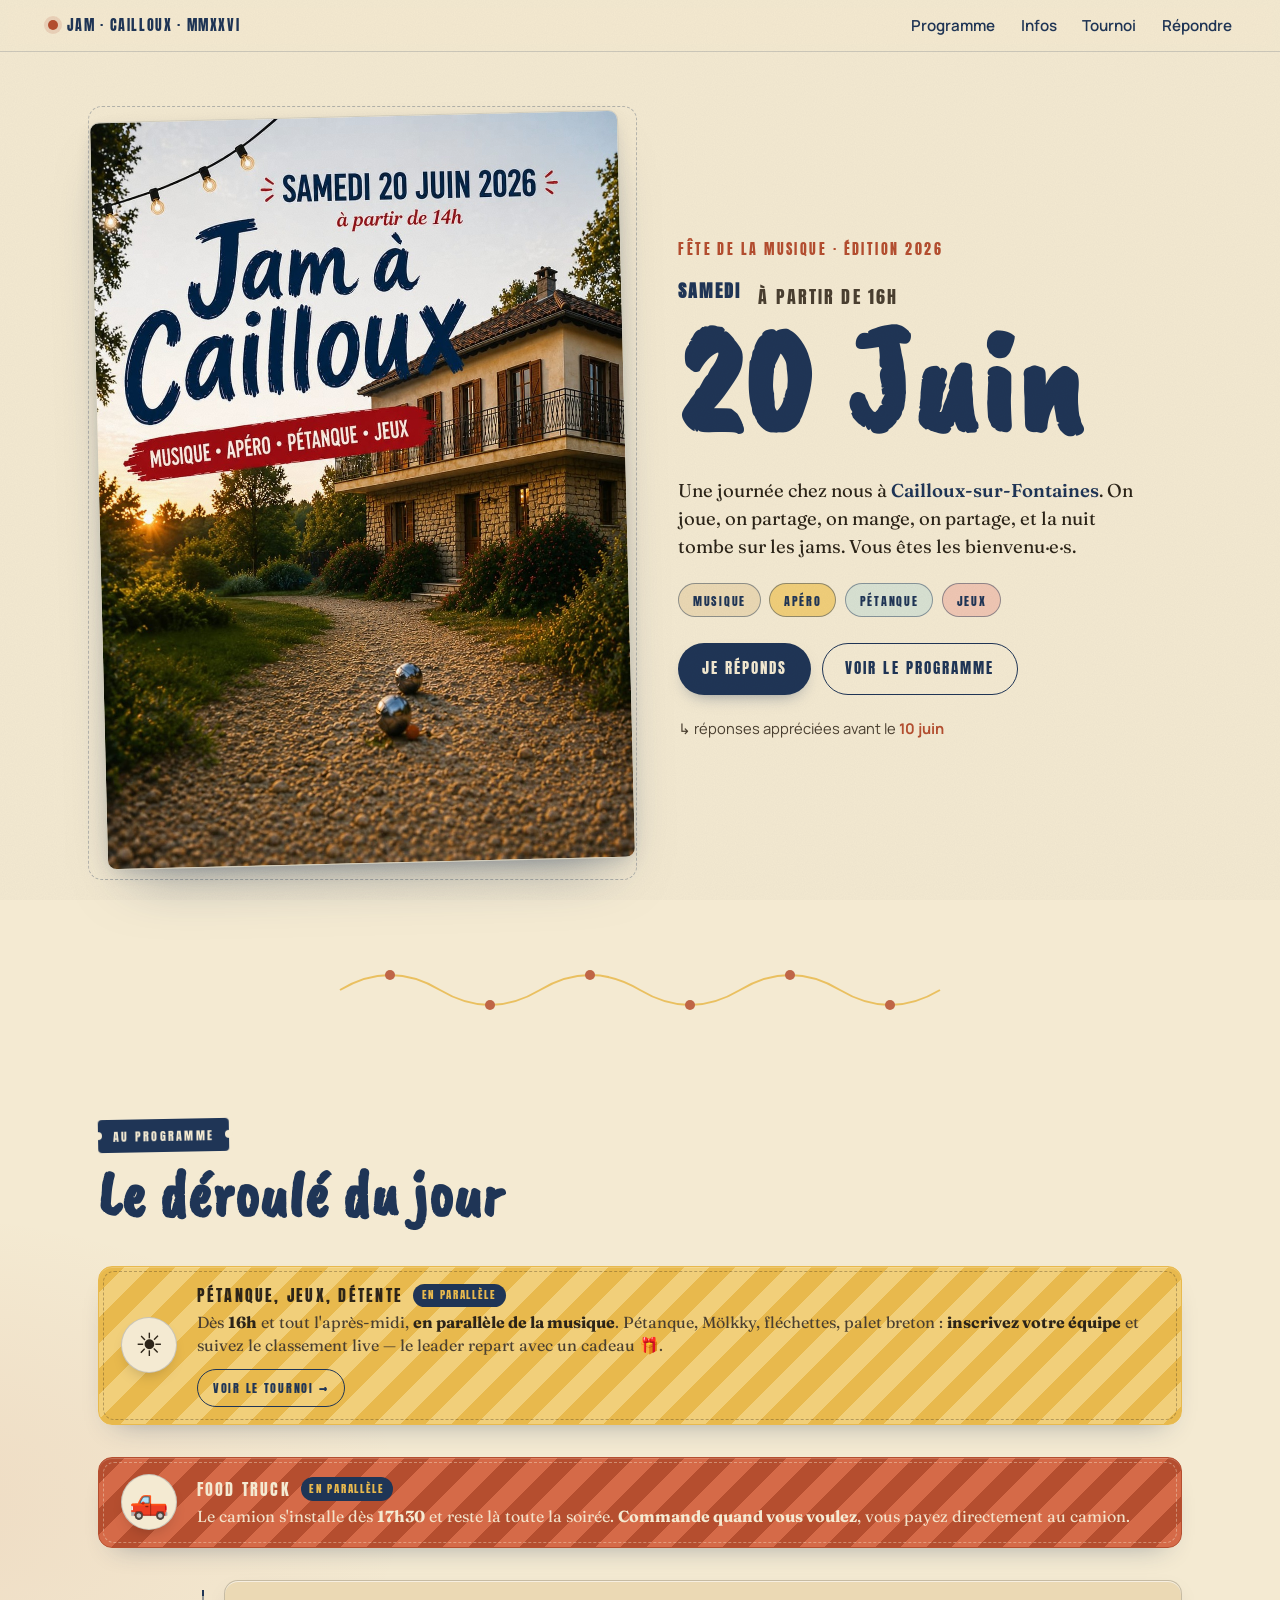
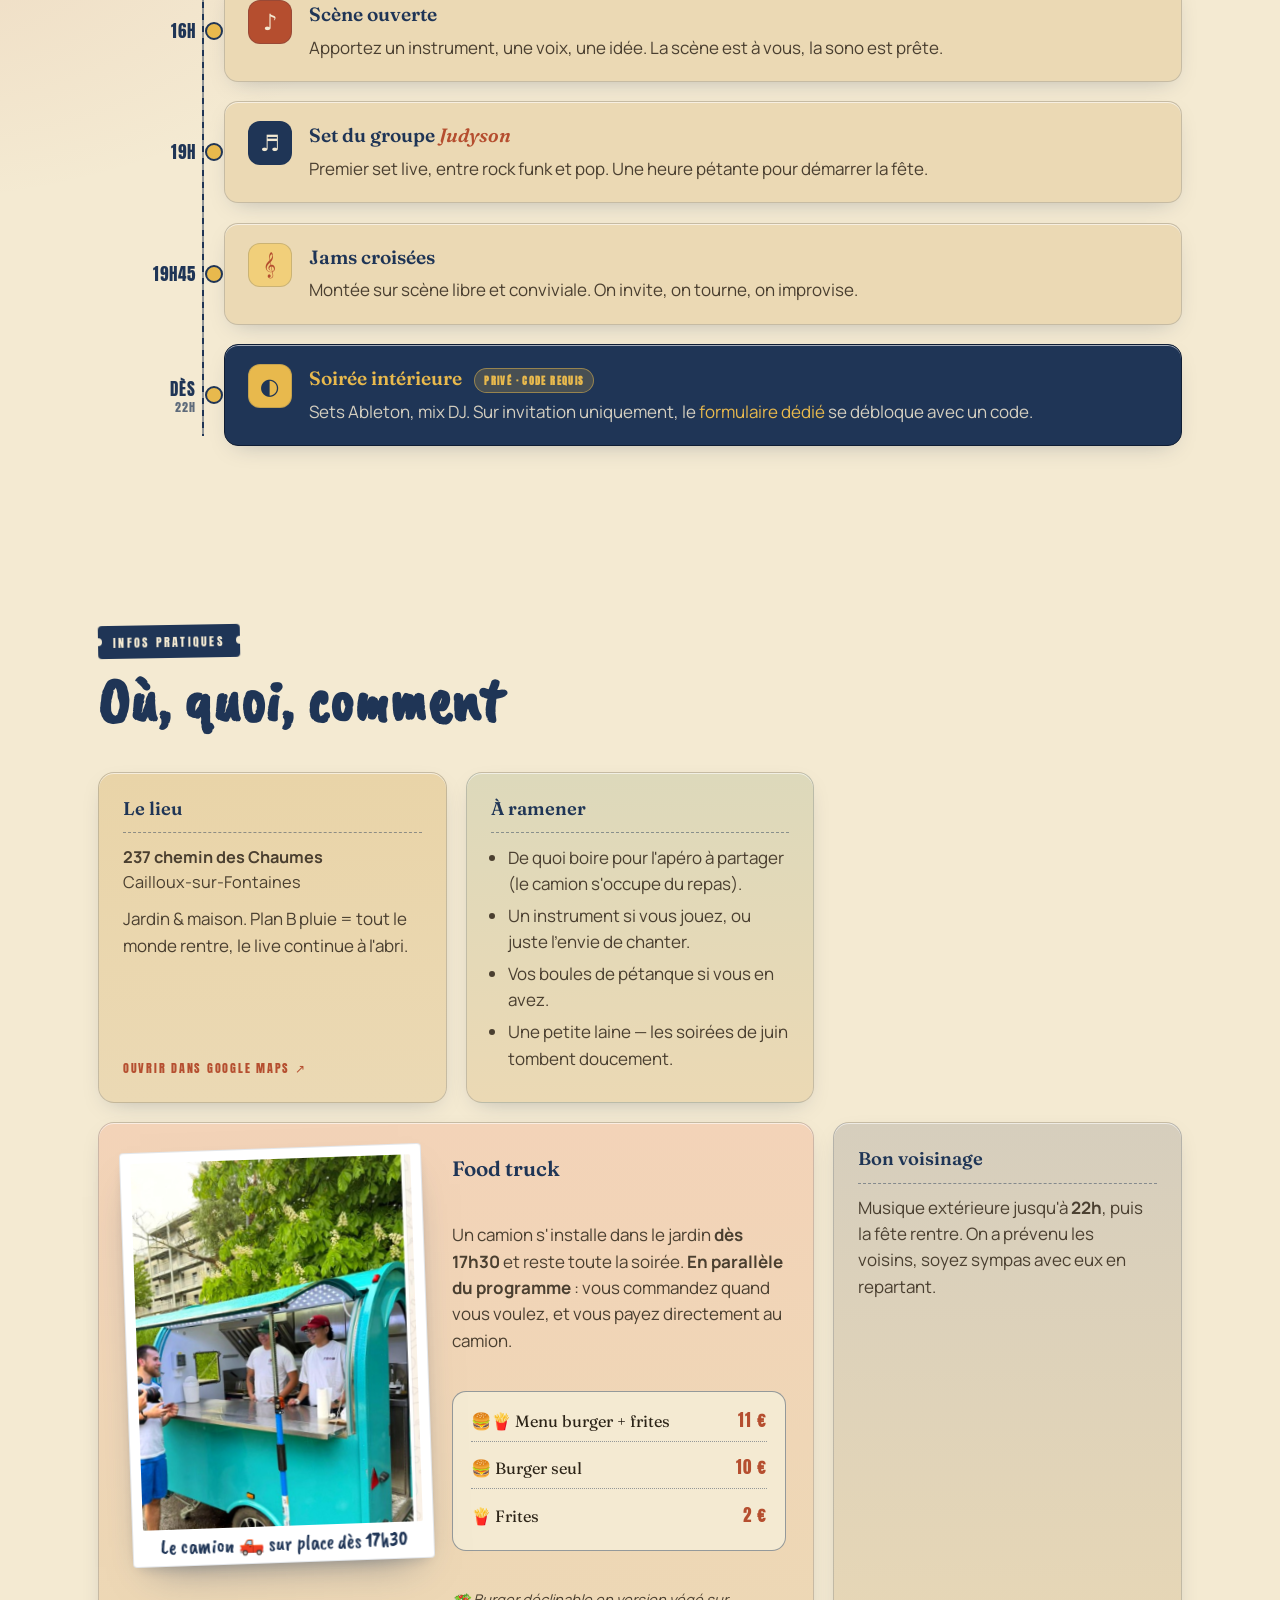
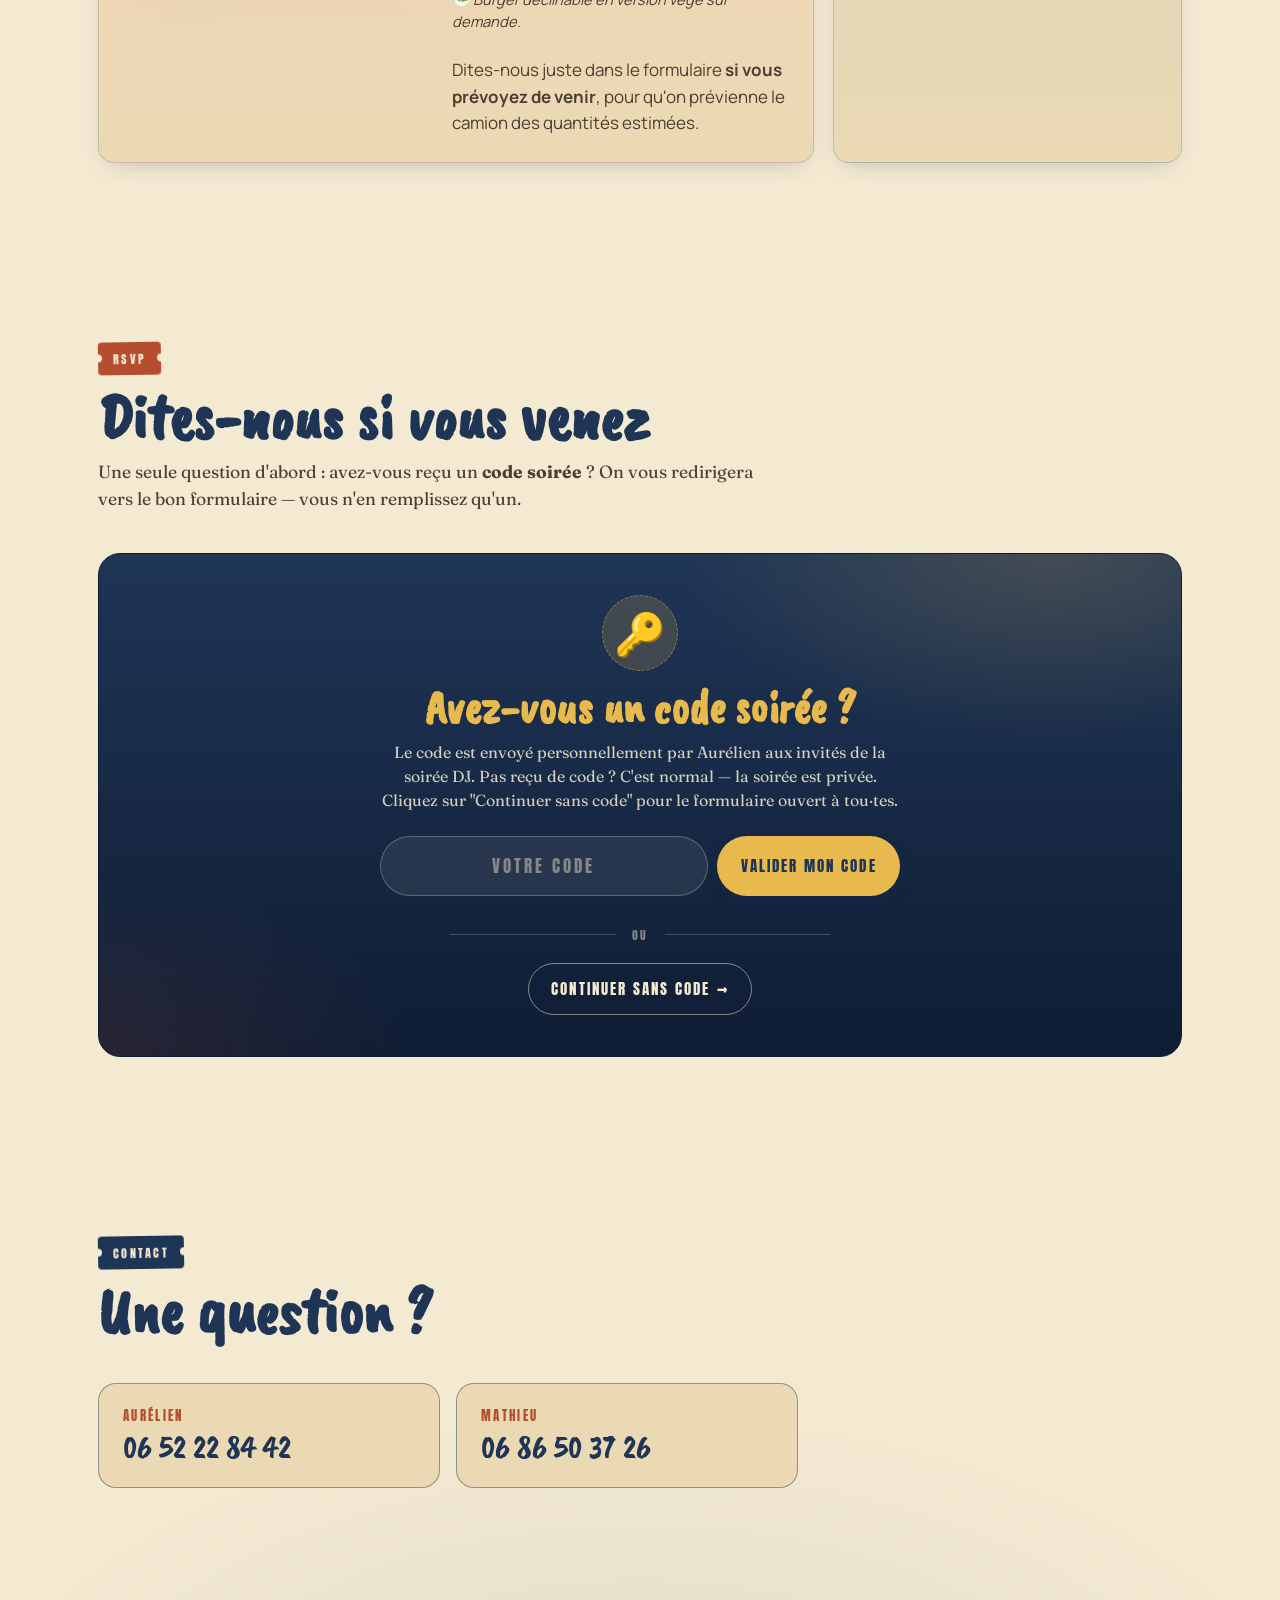
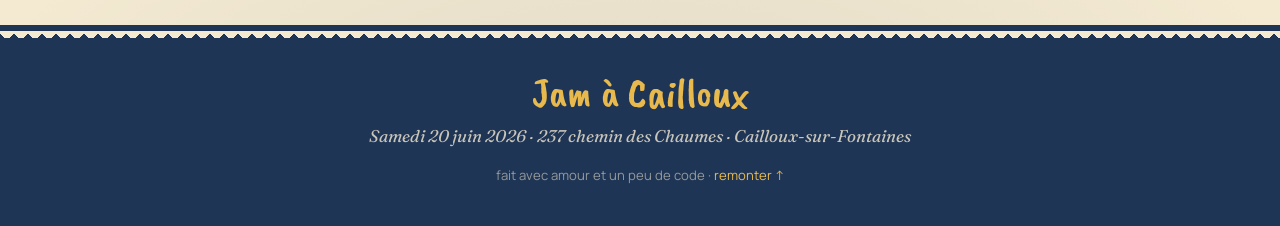
<file: index.html>
<!doctype html>
<html lang="fr">
<head>
<meta charset="utf-8" />
<meta name="viewport" content="width=device-width, initial-scale=1, viewport-fit=cover" />
<title>Jam à Cailloux · 20 juin 2026</title>
<meta name="description" content="Fête de la Musique 2026 chez Aurélien & Mathieu — Cailloux-sur-Fontaines. Musique, apéro, pétanque, jeux. Samedi 20 juin à partir de 16h." />
<meta name="theme-color" content="#1f3556" />
<meta property="og:title" content="Jam à Cailloux · 20 juin 2026" />
<meta property="og:description" content="Musique · Apéro · Pétanque · Jeux. Samedi 20 juin 2026, à partir de 16h." />
<meta property="og:image" content="assets/affiche.jpg" />

<link rel="preconnect" href="https://fonts.googleapis.com">
<link rel="preconnect" href="https://fonts.gstatic.com" crossorigin>
<link rel="stylesheet" href="https://fonts.googleapis.com/css2?family=Caveat+Brush&family=Anton&family=Fraunces:opsz,wght@9..144,300;9..144,400;9..144,500;9..144,600;9..144,800&family=Manrope:wght@400;500;600;700&display=swap">
<link rel="stylesheet" href="style.css" />
</head>
<body>

<div class="grain" aria-hidden="true"></div>

<header class="topbar">
  <div class="topbar__brand">
    <span class="topbar__dot"></span>
    <span class="topbar__txt">Jam · Cailloux · MMXXVI</span>
  </div>
  <nav class="topbar__nav" aria-label="navigation">
    <a href="#programme">Programme</a>
    <a href="#infos">Infos</a>
    <a href="jeux.html">Tournoi</a>
    <a href="#rsvp">Répondre</a>
  </nav>
</header>

<section class="hero">
  <div class="hero__poster">
    <img src="assets/affiche.jpg" alt="Affiche Jam à Cailloux — samedi 20 juin 2026" />
    <div class="hero__poster-frame" aria-hidden="true"></div>
  </div>

  <div class="hero__side">
    <p class="kicker">Fête de la musique · édition 2026</p>
    <h1 class="display">
      <span class="display__sub">Samedi</span>
      <span class="display__big">20 Juin</span>
      <span class="display__sub display__sub--right">à partir de 16h</span>
    </h1>

    <p class="lede">
      Une journée chez nous à <strong>Cailloux-sur-Fontaines</strong>. On joue, on partage,
      on mange, on partage, et la nuit tombe sur les jams. Vous êtes les bienvenu·e·s.
    </p>

    <ul class="tags" aria-label="ambiance">
      <li>musique</li><li>apéro</li><li>pétanque</li><li>jeux</li>
    </ul>

    <div class="hero__cta">
      <a href="#rsvp" class="btn btn--primary">Je réponds</a>
      <a href="#programme" class="btn btn--ghost">Voir le programme</a>
    </div>

    <p class="hero__deadline">↳ réponses appréciées avant le <strong>10 juin</strong></p>
  </div>

  <svg class="hero__deco" viewBox="0 0 600 80" aria-hidden="true">
    <path d="M0 40 Q 50 10 100 40 T 200 40 T 300 40 T 400 40 T 500 40 T 600 40" fill="none" stroke="currentColor" stroke-width="2"/>
    <g>
      <circle cx="50" cy="25" r="5"/><circle cx="150" cy="55" r="5"/><circle cx="250" cy="25" r="5"/>
      <circle cx="350" cy="55" r="5"/><circle cx="450" cy="25" r="5"/><circle cx="550" cy="55" r="5"/>
    </g>
  </svg>
</section>

<section id="programme" class="section section--programme">
  <div class="section__head">
    <span class="ribbon">Au programme</span>
    <h2 class="h2">Le déroulé du jour</h2>
  </div>

  <aside class="parallel-band parallel-band--sun" aria-label="pétanque et jeux en parallèle">
    <div class="parallel-band__icon" aria-hidden="true">☀︎</div>
    <div class="parallel-band__body">
      <p class="parallel-band__title">Pétanque, jeux, détente <span class="parallel-band__pill">en parallèle</span></p>
      <p class="parallel-band__txt">Dès <strong>16h</strong> et tout l'après-midi, <strong>en parallèle de la musique</strong>. Pétanque, Mölkky, fléchettes, palet breton : <strong>inscrivez votre équipe</strong> et suivez le classement live — le leader repart avec un cadeau 🎁.</p>
      <p style="margin:0.7rem 0 0;"><a href="jeux.html" class="btn btn--ghost btn--small">Voir le tournoi →</a></p>
    </div>
  </aside>

  <aside class="parallel-band" aria-label="service food truck en parallèle">
    <div class="parallel-band__icon" aria-hidden="true">🛻</div>
    <div class="parallel-band__body">
      <p class="parallel-band__title">Food truck <span class="parallel-band__pill">en parallèle</span></p>
      <p class="parallel-band__txt">Le camion s'installe dès <strong>17h30</strong> et reste là toute la soirée. <strong>Commande quand vous voulez</strong>, vous payez directement au camion.</p>
    </div>
  </aside>

  <ol class="timeline">
    <li class="timeline__item">
      <span class="timeline__time">16h</span>
      <div class="timeline__card timeline__card--red">
        <span class="timeline__icon" aria-hidden="true">♪</span>
        <h3>Scène ouverte</h3>
        <p>Apportez un instrument, une voix, une idée. La scène est à vous, la sono est prête.</p>
      </div>
    </li>
    <li class="timeline__item">
      <span class="timeline__time">19h</span>
      <div class="timeline__card timeline__card--blue">
        <span class="timeline__icon" aria-hidden="true">♬</span>
        <h3>Set du groupe <em>Judyson</em></h3>
        <p>Premier set live, entre rock funk et pop. Une heure pétante pour démarrer la fête.</p>
      </div>
    </li>
    <li class="timeline__item">
      <span class="timeline__time">19h45</span>
      <div class="timeline__card timeline__card--mustard">
        <span class="timeline__icon" aria-hidden="true">𝄞</span>
        <h3>Jams croisées</h3>
        <p>Montée sur scène libre et conviviale. On invite, on tourne, on improvise.</p>
      </div>
    </li>
    <li class="timeline__item timeline__item--locked" data-locked="true">
      <span class="timeline__time">dès<small>22h</small></span>
      <div class="timeline__card timeline__card--night">
        <span class="timeline__icon" aria-hidden="true">◐</span>
        <h3>Soirée intérieure <span class="lockchip">privé · code requis</span></h3>
        <p>Sets Ableton, mix DJ. Sur invitation uniquement, le <a href="#rsvp">formulaire dédié</a> se débloque avec un code.</p>
      </div>
    </li>
  </ol>
</section>

<section id="infos" class="section section--infos">
  <div class="section__head">
    <span class="ribbon">Infos pratiques</span>
    <h2 class="h2">Où, quoi, comment</h2>
  </div>

  <div class="infos-grid">
    <article class="card card--place">
      <h3>Le lieu</h3>
      <p class="card__line"><strong>237 chemin des Chaumes</strong><br/>Cailloux-sur-Fontaines</p>
      <p>Jardin & maison. Plan B pluie = tout le monde rentre, le live continue à l'abri.</p>
      <a class="link" target="_blank" rel="noopener" href="https://www.google.com/maps/search/?api=1&query=237+chemin+des+Chaumes+Cailloux-sur-Fontaines">Ouvrir dans Google Maps ↗</a>
    </article>

    <article class="card card--bring">
      <h3>À ramener</h3>
      <ul>
        <li>De quoi boire pour l'apéro à partager (le camion s'occupe du repas).</li>
        <li>Un instrument si vous jouez, ou juste l'envie de chanter.</li>
        <li>Vos boules de pétanque si vous en avez.</li>
        <li>Une petite laine — les soirées de juin tombent doucement.</li>
      </ul>
    </article>

    <article class="card card--meal card--meal-photo">
      <figure class="card__photo">
        <img src="assets/food-truck.jpg" alt="Le camion food truck qui sera sur place" loading="lazy" />
        <figcaption>Le camion 🛻 sur place dès 17h30</figcaption>
      </figure>
      <h3>Food truck</h3>
      <p>Un camion s'installe dans le jardin <strong>dès 17h30</strong> et reste toute la soirée. <strong>En parallèle du programme</strong> : vous commandez quand vous voulez, et vous payez directement au camion.</p>
      <ul class="card__menu">
        <li><span class="card__menu-label">🍔🍟 Menu burger + frites</span><span class="card__menu-price">11 €</span></li>
        <li><span class="card__menu-label">🍔 Burger seul</span><span class="card__menu-price">10 €</span></li>
        <li><span class="card__menu-label">🍟 Frites</span><span class="card__menu-price">2 €</span></li>
      </ul>
      <p class="card__menu-note">🥗 Burger déclinable en version végé sur demande.</p>
      <p>Dites-nous juste dans le formulaire <strong>si vous prévoyez de venir</strong>, pour qu'on prévienne le camion des quantités estimées.</p>
    </article>

    <article class="card card--neighbours">
      <h3>Bon voisinage</h3>
      <p>Musique extérieure jusqu'à <strong>22h</strong>, puis la fête rentre. On a prévenu les voisins, soyez sympas avec eux en repartant.</p>
    </article>
  </div>
</section>

<section id="rsvp" class="section section--rsvp">
  <div class="section__head">
    <span class="ribbon ribbon--alt">RSVP</span>
    <h2 class="h2">Dites-nous si vous venez</h2>
    <p class="section__lede">Une seule question d'abord : avez-vous reçu un <strong>code soirée</strong> ? On vous redirigera vers le bon formulaire — vous n'en remplissez qu'un.</p>
  </div>

  <div class="rsvp">

    <!-- ENTRY : code question -->
    <div class="entry" data-step="entry">
      <div class="entry__head">
        <span class="entry__key" aria-hidden="true">🔑</span>
        <h3>Avez-vous un code soirée ?</h3>
      </div>
      <p class="entry__sub">Le code est envoyé personnellement par Aurélien aux invités de la soirée DJ. Pas reçu de code ? C'est normal — la soirée est privée. Cliquez sur "Continuer sans code" pour le formulaire ouvert à tou·tes.</p>

      <form class="entry__form" data-gate-form novalidate>
        <label for="code" class="visually-hidden">Code d'accès</label>
        <input type="text" id="code" name="code" placeholder="VOTRE CODE"
               autocapitalize="characters" autocomplete="off" spellcheck="false"
               inputmode="text" maxlength="16" />
        <button type="submit" class="btn btn--primary">Valider mon code</button>
      </form>
      <p class="entry__error" data-gate-error hidden>Code incorrect. Vérifiez le message reçu, ou demandez-le à Aurélien.</p>

      <div class="entry__sep" aria-hidden="true"><span>ou</span></div>

      <button class="btn btn--ghost entry__nocode" data-pick="concert" type="button">
        Continuer sans code →
      </button>
    </div>

    <!-- VIEW : concert form (no code path) -->
    <div class="rsvp-flow" data-step="concert" hidden>
      <div class="rsvp-flow__head">
        <button class="rsvp-flow__back" data-back type="button">← Modifier ma réponse</button>
        <div class="rsvp-flow__title">
          <span class="rsvp-flow__badge">Sans code</span>
          <h3>L'aprèm &amp; le concert</h3>
        </div>
      </div>
      <p class="rsvp-flow__sub">Pétanque, scène ouverte, set Judyson, jams, food truck. Jusqu'à 22h.</p>
      <div class="iframe-wrap">
        <iframe src="https://docs.google.com/forms/d/e/1FAIpQLSdOqh5eXl-ow2SegsYjygSUpzDZbPFfihfnnBCIeulAiGi61g/viewform?embedded=true" loading="lazy" title="Formulaire concert">Chargement…</iframe>
      </div>
    </div>

    <!-- VIEW : all-in form (code path, unlocked) -->
    <div class="rsvp-flow" data-step="soiree" hidden>
      <div class="rsvp-flow__head">
        <button class="rsvp-flow__back" data-back type="button">← Modifier ma réponse</button>
        <div class="rsvp-flow__title">
          <span class="rsvp-flow__badge rsvp-flow__badge--vip">Code OK ✓</span>
          <h3>Tout + la soirée DJ</h3>
        </div>
      </div>
      <p class="rsvp-flow__sub">Aprèm + concert + repas + soirée intérieure dès 22h. <strong>Ce formulaire couvre tout</strong>, vous n'avez rien d'autre à remplir.</p>
      <div class="iframe-wrap">
        <iframe src="https://docs.google.com/forms/d/e/1FAIpQLSeVabP6H6YrMOpgJKGKN2YLLNiCk-tyzwAdfRiM0cdzSsxMLQ/viewform?usp=pp_url&entry.927127483=Soir%C3%A9e+DJ+(d%C3%A8s+22h,+sur+invitation)&embedded=true" loading="lazy" title="Formulaire complet (avec soirée)">Chargement…</iframe>
      </div>
    </div>

  </div>
</section>

<section id="contact" class="section section--contact">
  <div class="section__head">
    <span class="ribbon">Contact</span>
    <h2 class="h2">Une question ?</h2>
  </div>
  <div class="contact-grid">
    <a class="contact-card" href="tel:+33652228442">
      <span class="contact-card__role">Aurélien</span>
      <span class="contact-card__num">06 52 22 84 42</span>
    </a>
    <a class="contact-card" href="tel:+33686503726">
      <span class="contact-card__role">Mathieu</span>
      <span class="contact-card__num">06 86 50 37 26</span>
    </a>
  </div>
</section>

<footer class="footer">
  <p class="footer__title">Jam à Cailloux</p>
  <p class="footer__line">Samedi 20 juin 2026 · 237 chemin des Chaumes · Cailloux-sur-Fontaines</p>
  <p class="footer__small">fait avec amour et un peu de code · <a href="#top">remonter ↑</a></p>
</footer>

<script src="script.js"></script>
</body>
</html>
</file>
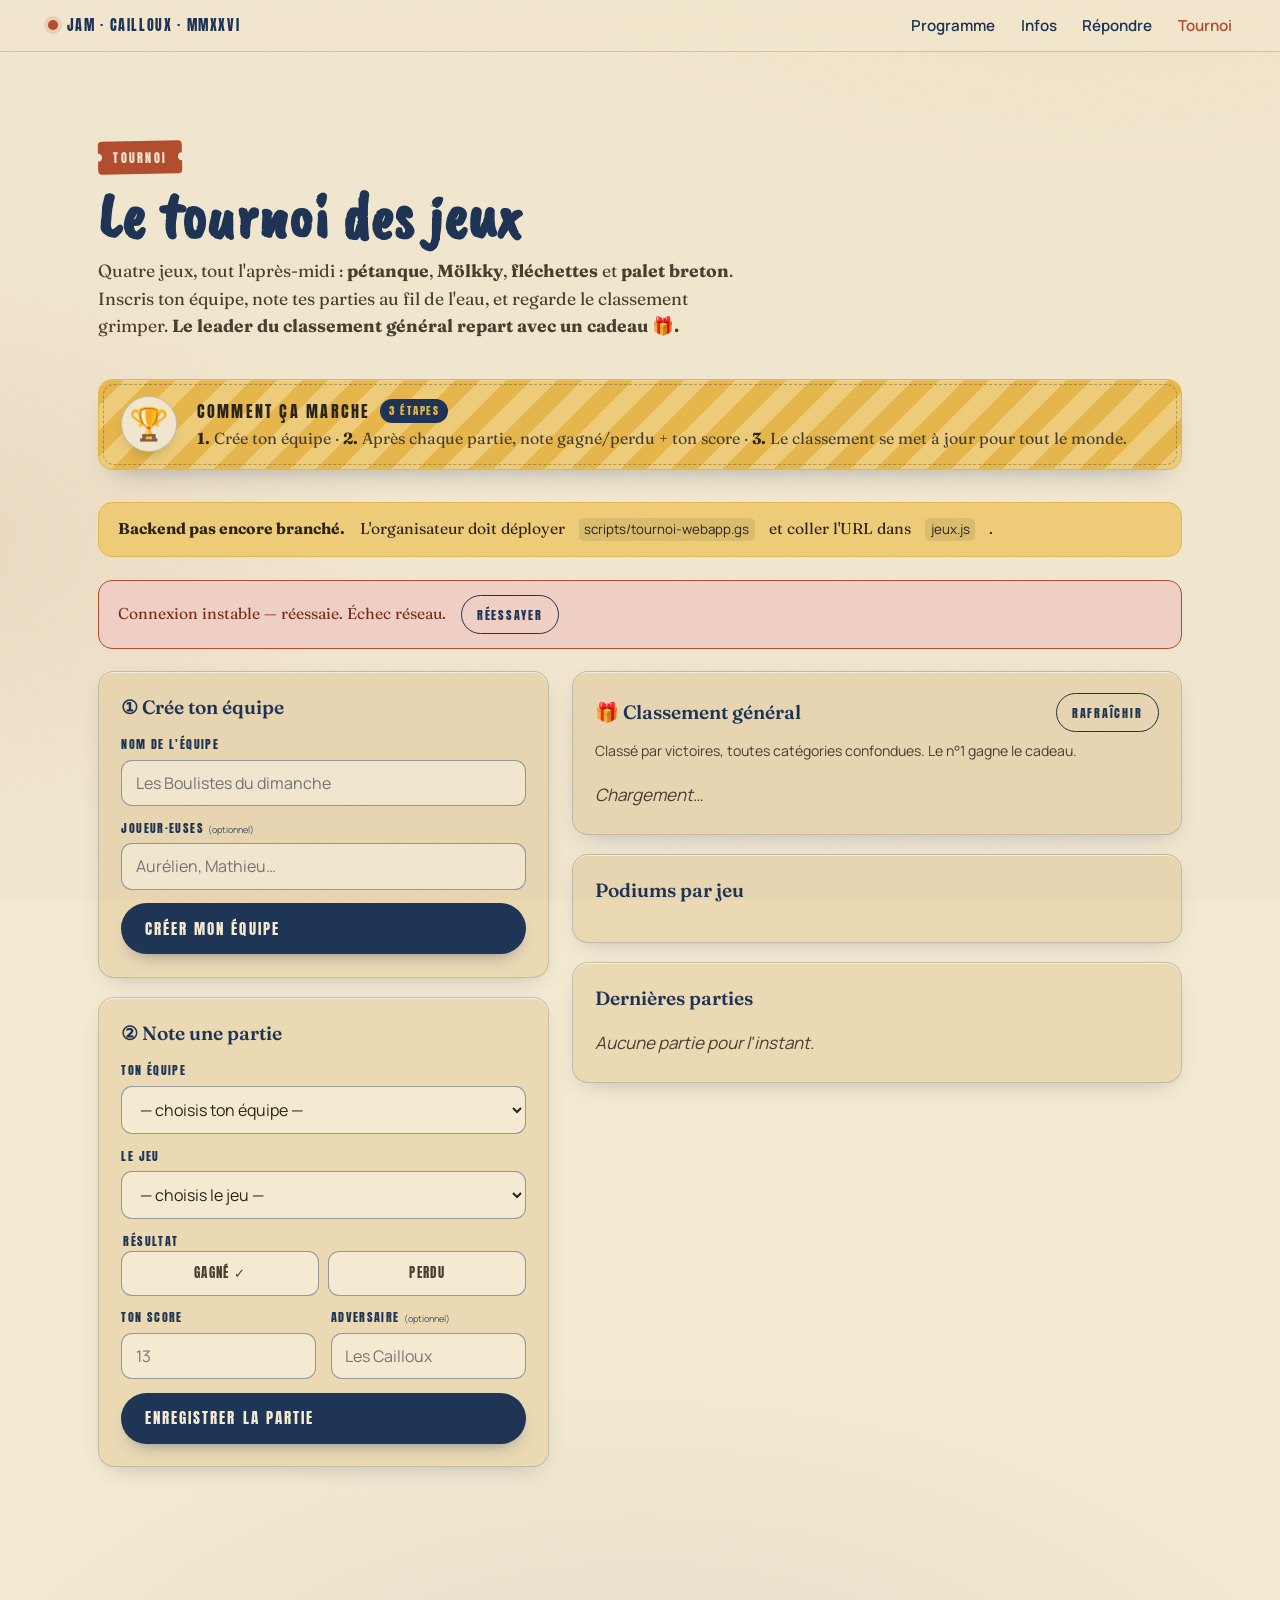
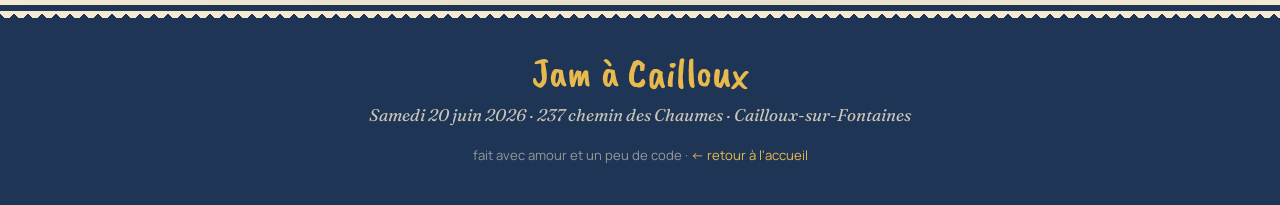
<file: jeux.html>
<!doctype html>
<html lang="fr">
<head>
<meta charset="utf-8" />
<meta name="viewport" content="width=device-width, initial-scale=1, viewport-fit=cover" />
<title>Tournoi des jeux · Jam à Cailloux</title>
<meta name="description" content="Inscris ton équipe et suis le classement live des jeux de la Jam à Cailloux : pétanque, Mölkky, fléchettes, palet breton. Le leader repart avec un cadeau." />
<meta name="theme-color" content="#1f3556" />

<link rel="preconnect" href="https://fonts.googleapis.com">
<link rel="preconnect" href="https://fonts.gstatic.com" crossorigin>
<link rel="stylesheet" href="https://fonts.googleapis.com/css2?family=Caveat+Brush&family=Anton&family=Fraunces:opsz,wght@9..144,300;9..144,400;9..144,500;9..144,600;9..144,800&family=Manrope:wght@400;500;600;700&display=swap">
<link rel="stylesheet" href="style.css?v=2" />
</head>
<body>

<div class="grain" aria-hidden="true"></div>

<header class="topbar">
  <div class="topbar__brand">
    <span class="topbar__dot"></span>
    <span class="topbar__txt">Jam · Cailloux · MMXXVI</span>
  </div>
  <nav class="topbar__nav" aria-label="navigation">
    <a href="index.html#programme">Programme</a>
    <a href="index.html#infos">Infos</a>
    <a href="index.html#rsvp">Répondre</a>
    <a href="jeux.html" aria-current="page">Tournoi</a>
  </nav>
</header>

<section class="section section--tournoi">
  <div class="section__head">
    <span class="ribbon ribbon--alt">Tournoi</span>
    <h2 class="h2">Le tournoi des jeux</h2>
    <p class="section__lede">
      Quatre jeux, tout l'après-midi&nbsp;: <strong>pétanque</strong>, <strong>Mölkky</strong>,
      <strong>fléchettes</strong> et <strong>palet breton</strong>. Inscris ton équipe,
      note tes parties au fil de l'eau, et regarde le classement grimper.
      <strong>Le leader du classement général repart avec un cadeau&nbsp;🎁.</strong>
    </p>
  </div>

  <aside class="parallel-band parallel-band--sun" aria-label="comment ça marche">
    <div class="parallel-band__icon" aria-hidden="true">🏆</div>
    <div class="parallel-band__body">
      <p class="parallel-band__title">Comment ça marche <span class="parallel-band__pill">3 étapes</span></p>
      <p class="parallel-band__txt"><strong>1.</strong> Crée ton équipe · <strong>2.</strong> Après chaque partie, note gagné/perdu&nbsp;+ ton score · <strong>3.</strong> Le classement se met à jour pour tout le monde.</p>
    </div>
  </aside>

  <!-- Bandeau config (visible seulement si l'URL du backend n'est pas réglée) -->
  <div class="t-banner t-banner--warn" data-setup-banner hidden>
    <strong>Backend pas encore branché.</strong>
    L'organisateur doit déployer <code>scripts/tournoi-webapp.gs</code> et coller l'URL dans <code>jeux.js</code>.
  </div>

  <!-- Bandeau d'erreur réseau -->
  <div class="t-banner t-banner--err" data-error-banner hidden>
    <span data-error-text>Connexion au tableau des scores impossible.</span>
    <button type="button" class="btn btn--ghost btn--small" data-retry>Réessayer</button>
  </div>

  <div class="t-layout">

    <!-- Colonne formulaires -->
    <div class="t-forms">

      <form class="t-card t-card--form" data-register-form novalidate>
        <h3 class="t-card__title">① Crée ton équipe</h3>
        <label class="t-field">
          <span class="t-field__label">Nom de l'équipe</span>
          <input type="text" name="name" maxlength="60" required placeholder="Les Boulistes du dimanche" autocomplete="off" />
        </label>
        <label class="t-field">
          <span class="t-field__label">Joueur·euses <small>(optionnel)</small></span>
          <input type="text" name="players" maxlength="200" placeholder="Aurélien, Mathieu…" autocomplete="off" />
        </label>
        <button type="submit" class="btn btn--primary">Créer mon équipe</button>
        <p class="t-form__msg" data-register-msg role="status" hidden></p>
      </form>

      <form class="t-card t-card--form" data-match-form novalidate>
        <h3 class="t-card__title">② Note une partie</h3>
        <label class="t-field">
          <span class="t-field__label">Ton équipe</span>
          <select name="teamId" data-team-select required>
            <option value="" disabled selected>— choisis ton équipe —</option>
          </select>
        </label>
        <label class="t-field">
          <span class="t-field__label">Le jeu</span>
          <select name="game" data-game-select required>
            <option value="" disabled selected>— choisis le jeu —</option>
          </select>
        </label>
        <fieldset class="t-field t-field--seg">
          <legend class="t-field__label">Résultat</legend>
          <div class="seg" role="radiogroup" aria-label="Résultat">
            <label class="seg__opt seg__opt--win">
              <input type="radio" name="result" value="win" required />
              <span>Gagné&nbsp;✓</span>
            </label>
            <label class="seg__opt seg__opt--lose">
              <input type="radio" name="result" value="lose" />
              <span>Perdu</span>
            </label>
          </div>
        </fieldset>
        <div class="t-field-row">
          <label class="t-field">
            <span class="t-field__label">Ton score</span>
            <input type="number" name="score" inputmode="numeric" min="0" max="9999" required placeholder="13" />
          </label>
          <label class="t-field">
            <span class="t-field__label">Adversaire <small>(optionnel)</small></span>
            <input type="text" name="opponent" maxlength="60" placeholder="Les Cailloux" autocomplete="off" />
          </label>
        </div>
        <button type="submit" class="btn btn--primary">Enregistrer la partie</button>
        <p class="t-form__msg" data-match-msg role="status" hidden></p>
      </form>

    </div>

    <!-- Colonne classements -->
    <div class="t-results">

      <div class="t-card t-card--board">
        <div class="t-card__head">
          <h3 class="t-card__title">🎁 Classement général</h3>
          <div class="t-card__head-right">
            <span class="t-stamp" data-stamp aria-live="polite"></span>
            <button type="button" class="btn btn--ghost btn--small" data-refresh>Rafraîchir</button>
          </div>
        </div>
        <p class="t-card__hint">Classé par victoires, toutes catégories confondues. Le n°1 gagne le cadeau.</p>
        <div data-global-board>
          <p class="t-empty">Chargement…</p>
        </div>
      </div>

      <div class="t-card">
        <h3 class="t-card__title">Podiums par jeu</h3>
        <div class="podiums" data-podiums></div>
      </div>

      <div class="t-card">
        <h3 class="t-card__title">Dernières parties</h3>
        <div class="feed" data-feed>
          <p class="t-empty">Aucune partie pour l'instant.</p>
        </div>
      </div>

    </div>

  </div>
</section>

<footer class="footer">
  <p class="footer__title">Jam à Cailloux</p>
  <p class="footer__line">Samedi 20 juin 2026 · 237 chemin des Chaumes · Cailloux-sur-Fontaines</p>
  <p class="footer__small">fait avec amour et un peu de code · <a href="index.html">← retour à l'accueil</a></p>
</footer>

<script src="jeux.js?v=2"></script>
</body>
</html>
</file>
<file: style.css>
/* ─────────────────────────────────────────────────────────────────────────
   Jam à Cailloux · 20 juin 2026
   Palette : parchemin cream, navy profond, jaune moutarde, terracotta
   Typo    : Caveat Brush (script titre) + Anton (banner) + Fraunces (édito)
   ───────────────────────────────────────────────────────────────────────── */

:root {
  /* Couleurs */
  --cream:        #f4ead2;
  --cream-2:      #ebd9b4;
  --cream-deep:   #e2cb95;
  --navy:         #1f3556;
  --navy-deep:    #0f1d34;
  --mustard:      #e8b94d;
  --mustard-soft: #f1cf7a;
  --terracotta:   #b54e2f;
  --terracotta-2: #d56a48;
  --ink:          #2c2418;
  --ink-soft:     #4a3f30;
  --line:         rgba(31, 53, 86, 0.18);
  --line-strong:  rgba(31, 53, 86, 0.45);
  --shadow-card:  0 1px 0 rgba(255,255,255,0.6) inset,
                  0 8px 24px -12px rgba(31, 53, 86, 0.35);

  /* Typo */
  --f-script: "Caveat Brush", "Caveat", cursive;
  --f-display: "Anton", "Oswald", sans-serif;
  --f-edito:  "Fraunces", "Cormorant Garamond", Georgia, serif;
  --f-body:   "Manrope", system-ui, sans-serif;

  /* Tailles */
  --max-w: 1180px;
  --gutter: clamp(1.2rem, 4vw, 3rem);
}

* { box-sizing: border-box; }
html { scroll-behavior: smooth; }
body {
  margin: 0;
  color: var(--ink);
  background: var(--cream);
  font-family: var(--f-body);
  font-size: 17px;
  line-height: 1.55;
  -webkit-font-smoothing: antialiased;
  background-image:
    radial-gradient(1100px 600px at 85% -10%, rgba(232, 185, 77, 0.16), transparent 60%),
    radial-gradient(900px 500px at -10% 30%, rgba(181, 78, 47, 0.10), transparent 60%),
    radial-gradient(1200px 700px at 50% 100%, rgba(31, 53, 86, 0.10), transparent 60%);
}

img { max-width: 100%; display: block; }
a { color: var(--terracotta); text-decoration: none; }
a:hover { text-decoration: underline; text-underline-offset: 3px; }
em { font-style: italic; }
small { font-size: 0.78em; opacity: 0.85; }

.visually-hidden {
  position: absolute; width: 1px; height: 1px; padding: 0; margin: -1px;
  overflow: hidden; clip: rect(0,0,0,0); white-space: nowrap; border: 0;
}

/* Grain subtil */
.grain {
  position: fixed; inset: 0; pointer-events: none; z-index: 1000;
  mix-blend-mode: multiply; opacity: 0.05;
  background-image: url("data:image/svg+xml;utf8,<svg xmlns='http://www.w3.org/2000/svg' width='160' height='160'><filter id='n'><feTurbulence type='fractalNoise' baseFrequency='0.9' numOctaves='2' stitchTiles='stitch'/><feColorMatrix values='0 0 0 0 0  0 0 0 0 0  0 0 0 0 0  0 0 0 0.6 0'/></filter><rect width='100%' height='100%' filter='url(%23n)'/></svg>");
}

/* ── Topbar ─────────────────────────────────────────────────────────────── */
.topbar {
  position: sticky; top: 0; z-index: 50;
  display: flex; align-items: center; justify-content: space-between;
  padding: 0.85rem var(--gutter);
  background: color-mix(in srgb, var(--cream) 88%, transparent);
  backdrop-filter: saturate(140%) blur(8px);
  border-bottom: 1px solid var(--line);
}
.topbar__brand {
  display: inline-flex; align-items: center; gap: 0.55rem;
  font-family: var(--f-display);
  letter-spacing: 0.12em; text-transform: uppercase;
  font-size: 0.85rem; color: var(--navy);
}
.topbar__dot {
  width: 10px; height: 10px; border-radius: 50%;
  background: var(--terracotta);
  box-shadow: 0 0 0 4px rgba(181, 78, 47, 0.15);
}
.topbar__nav { display: flex; gap: 1.6rem; }
.topbar__nav a {
  color: var(--navy); font-weight: 600; font-size: 0.95rem;
}
.topbar__nav a:hover { color: var(--terracotta); }
@media (max-width: 640px) {
  .topbar__nav { gap: 1rem; }
  .topbar__nav a { font-size: 0.85rem; }
  .topbar__brand .topbar__txt { display: none; }
}

/* ── Hero ───────────────────────────────────────────────────────────────── */
.hero {
  position: relative;
  max-width: var(--max-w);
  margin: 0 auto;
  padding: clamp(2rem, 5vw, 4.5rem) var(--gutter) 0;
  display: grid;
  grid-template-columns: minmax(0, 1.05fr) minmax(0, 1fr);
  gap: clamp(1.5rem, 4vw, 3.5rem);
  align-items: center;
}
.hero__poster {
  position: relative;
  transform: rotate(-1.4deg);
  transition: transform 600ms cubic-bezier(.2,.8,.2,1);
}
.hero__poster:hover { transform: rotate(0deg) scale(1.01); }
.hero__poster img {
  width: 100%; height: auto;
  border-radius: 10px;
  box-shadow:
    0 1px 0 rgba(255,255,255,0.4) inset,
    0 30px 60px -30px rgba(31, 53, 86, 0.55),
    0 6px 20px -8px rgba(31, 53, 86, 0.3);
  border: 1px solid rgba(31, 53, 86, 0.15);
}
.hero__poster-frame {
  position: absolute; inset: -10px -10px -16px -10px;
  border: 1.5px dashed rgba(31, 53, 86, 0.3);
  border-radius: 14px;
  z-index: -1;
  transform: rotate(1.4deg);
}

.hero__side {
  display: flex; flex-direction: column; gap: 1.4rem;
  animation: fadeUp 700ms 100ms ease both;
}
.kicker {
  margin: 0;
  font-family: var(--f-display); text-transform: uppercase;
  letter-spacing: 0.18em; font-size: 0.85rem;
  color: var(--terracotta);
}
.display {
  margin: 0;
  display: grid; grid-template-columns: auto 1fr; align-items: end;
  column-gap: 1.1rem; row-gap: 0;
  font-family: var(--f-script);
  color: var(--navy);
  line-height: 0.95;
}
.display__sub {
  grid-column: 1 / 2;
  font-family: var(--f-display);
  text-transform: uppercase;
  letter-spacing: 0.12em;
  font-size: clamp(0.9rem, 1.6vw, 1.1rem);
  color: var(--navy);
  align-self: end;
  padding-bottom: 0.7rem;
}
.display__sub--right {
  grid-column: 2 / 3; grid-row: 1 / 2;
  align-self: start; padding-top: 0.4rem; padding-bottom: 0;
  color: var(--ink-soft); font-weight: 400;
}
.display__big {
  grid-column: 1 / -1;
  font-size: clamp(4.5rem, 12vw, 9.5rem);
  letter-spacing: 0.01em;
}

.lede {
  font-family: var(--f-edito);
  font-size: clamp(1.05rem, 1.45vw, 1.25rem);
  line-height: 1.5; color: var(--ink);
  max-width: 38ch;
  margin: 0;
}
.lede strong { color: var(--navy); font-weight: 600; }

.tags {
  list-style: none; padding: 0; margin: 0;
  display: flex; flex-wrap: wrap; gap: 0.55rem;
}
.tags li {
  font-family: var(--f-display); text-transform: uppercase;
  letter-spacing: 0.14em; font-size: 0.78rem;
  padding: 0.4rem 0.85rem;
  background: var(--cream-2); color: var(--navy);
  border: 1px solid var(--line-strong);
  border-radius: 999px;
}
.tags li:nth-child(2) { background: var(--mustard-soft); }
.tags li:nth-child(3) { background: #d9e2d3; }
.tags li:nth-child(4) { background: #f0c7b4; }

.hero__cta { display: flex; gap: 0.7rem; flex-wrap: wrap; margin-top: 0.2rem; }
.hero__deadline {
  margin: 0; font-size: 0.92rem; color: var(--ink-soft);
}
.hero__deadline strong { color: var(--terracotta); }

.hero__deco {
  grid-column: 1 / -1;
  width: 100%; height: 80px;
  color: var(--mustard);
  opacity: 0.85;
  margin-top: 2.2rem;
}
.hero__deco circle { fill: var(--terracotta); }

@media (max-width: 860px) {
  .hero { grid-template-columns: 1fr; padding-top: 2rem; }
  .hero__poster { order: 2; transform: rotate(-1deg); max-width: 480px; margin: 1rem auto 0; }
  .hero__side { order: 1; }
}

/* ── Boutons ────────────────────────────────────────────────────────────── */
.btn {
  display: inline-flex; align-items: center; gap: 0.5rem;
  font-family: var(--f-display);
  text-transform: uppercase; letter-spacing: 0.14em;
  font-size: 0.92rem;
  padding: 0.85rem 1.4rem;
  border-radius: 999px;
  border: 1.5px solid transparent;
  cursor: pointer;
  transition: transform 180ms ease, background 180ms ease, color 180ms ease, box-shadow 200ms ease;
  text-decoration: none !important;
}
.btn:active { transform: translateY(1px); }
.btn--primary {
  background: var(--navy); color: var(--cream);
  box-shadow: 0 8px 18px -10px rgba(31, 53, 86, 0.6);
}
.btn--primary:hover { background: var(--terracotta); color: var(--cream); }
.btn--ghost {
  background: transparent; color: var(--navy);
  border-color: var(--navy);
}
.btn--ghost:hover { background: var(--navy); color: var(--cream); }
.btn--small { padding: 0.55rem 0.95rem; font-size: 0.78rem; }

/* ── Sections génériques ────────────────────────────────────────────────── */
.section {
  max-width: var(--max-w);
  margin: 0 auto;
  padding: clamp(3rem, 7vw, 6rem) var(--gutter);
}
.section__head { margin-bottom: 2.5rem; }
.section__lede {
  font-family: var(--f-edito); font-size: 1.1rem; max-width: 60ch;
  color: var(--ink-soft); margin: 0.6rem 0 0;
}
.ribbon {
  display: inline-block;
  font-family: var(--f-display);
  text-transform: uppercase; letter-spacing: 0.18em;
  font-size: 0.78rem;
  padding: 0.45rem 0.95rem 0.4rem;
  background: var(--navy); color: var(--cream);
  border-radius: 4px;
  transform: rotate(-1deg);
  position: relative;
}
.ribbon::before, .ribbon::after {
  content: ""; position: absolute; top: 50%;
  width: 8px; height: 8px; background: var(--cream);
  border-radius: 50%; transform: translateY(-50%);
}
.ribbon::before { left: -4px; }
.ribbon::after { right: -4px; }
.ribbon--alt { background: var(--terracotta); }

.h2 {
  font-family: var(--f-script);
  color: var(--navy);
  font-size: clamp(2.4rem, 5.5vw, 4rem);
  margin: 0.6rem 0 0;
  line-height: 1;
}

/* ── Parallel band (food truck) ─────────────────────────────────────────── */
.parallel-band {
  display: grid;
  grid-template-columns: auto 1fr;
  align-items: center;
  gap: 1.2rem;
  padding: 1rem 1.4rem 1.05rem;
  margin: 0 0 2rem;
  background:
    repeating-linear-gradient(
      135deg,
      var(--terracotta) 0 18px,
      var(--terracotta-2) 18px 36px
    );
  color: var(--cream);
  border-radius: 14px;
  border: 1px solid var(--terracotta);
  box-shadow:
    0 1px 0 rgba(255,255,255,0.18) inset,
    0 14px 28px -18px rgba(31, 53, 86, 0.45);
  position: relative;
  overflow: hidden;
}
.parallel-band::before {
  content: ""; position: absolute; inset: 4px;
  border: 1.5px dashed rgba(244, 234, 210, 0.4);
  border-radius: 11px;
  pointer-events: none;
}
/* Sunny variant (pétanque / jeux) */
.parallel-band--sun {
  background:
    repeating-linear-gradient(
      135deg,
      var(--mustard) 0 18px,
      var(--mustard-soft) 18px 36px
    );
  border-color: var(--mustard);
  color: var(--ink);
}
.parallel-band--sun::before { border-color: rgba(44, 36, 24, 0.3); }
.parallel-band--sun .parallel-band__txt { color: var(--ink-soft); }
.parallel-band--sun .parallel-band__txt strong { color: var(--ink); }
.parallel-band__icon {
  font-size: 2rem;
  width: 56px; height: 56px;
  display: grid; place-items: center;
  background: var(--cream);
  border-radius: 50%;
  box-shadow: 0 8px 16px -8px rgba(0,0,0,0.25);
  border: 1.5px solid rgba(31, 53, 86, 0.2);
}
.parallel-band__body { z-index: 1; }
.parallel-band__title {
  margin: 0 0 0.2rem;
  font-family: var(--f-display);
  text-transform: uppercase;
  letter-spacing: 0.14em;
  font-size: 1rem;
  display: inline-flex; align-items: center; gap: 0.6rem;
}
.parallel-band__pill {
  font-family: var(--f-display);
  letter-spacing: 0.16em;
  font-size: 0.66rem;
  padding: 0.22rem 0.55rem;
  background: var(--navy);
  color: var(--mustard);
  border-radius: 999px;
}
.parallel-band__txt {
  margin: 0;
  font-family: var(--f-edito);
  font-size: 1rem;
  line-height: 1.45;
  color: rgba(244, 234, 210, 0.95);
}
.parallel-band__txt strong { color: var(--cream); }

@media (max-width: 540px) {
  .parallel-band { gap: 0.9rem; padding: 0.9rem 1rem; }
  .parallel-band__icon { width: 48px; height: 48px; font-size: 1.6rem; }
  .parallel-band__title { font-size: 0.92rem; }
}

/* ── Timeline ───────────────────────────────────────────────────────────── */
.timeline {
  list-style: none; padding: 0; margin: 0;
  position: relative;
  display: grid; gap: 1.2rem;
}
.timeline::before {
  content: ""; position: absolute;
  left: 6.5rem; top: 0.6rem; bottom: 0.6rem;
  width: 2px; background: var(--line-strong);
  background-image: linear-gradient(to bottom, var(--navy) 0, var(--navy) 6px, transparent 6px);
  background-size: 2px 12px;
}
.timeline__item {
  display: grid;
  grid-template-columns: 6.5rem 1fr;
  align-items: stretch;
  gap: 1.4rem;
  position: relative;
}
.timeline__time {
  font-family: var(--f-display);
  text-transform: uppercase;
  letter-spacing: 0.06em;
  font-size: 1.05rem;
  color: var(--navy);
  align-self: center;
  text-align: right;
  padding-right: 0.4rem;
  position: relative;
}
.timeline__time small { display: block; opacity: 0.7; font-size: 0.7em; line-height: 1; }
.timeline__time::after {
  content: ""; position: absolute;
  right: -1.3rem; top: 50%;
  width: 14px; height: 14px; border-radius: 50%;
  background: var(--mustard);
  border: 2px solid var(--navy);
  transform: translateY(-50%);
  z-index: 1;
}

.timeline__card {
  background: var(--cream-2);
  border-radius: 14px;
  padding: 1.2rem 1.4rem 1.25rem;
  position: relative;
  border: 1px solid var(--line);
  box-shadow: var(--shadow-card);
  display: grid;
  grid-template-columns: auto 1fr;
  column-gap: 1.1rem;
  align-items: start;
  transition: transform 220ms ease, box-shadow 220ms ease;
}
.timeline__card:hover {
  transform: translateY(-2px);
  box-shadow: 0 14px 28px -16px rgba(31, 53, 86, 0.4);
}
.timeline__card h3 {
  margin: 0 0 0.3rem;
  font-family: var(--f-edito);
  font-weight: 600;
  font-size: 1.2rem;
  color: var(--navy);
  grid-column: 2;
}
.timeline__card p {
  margin: 0; color: var(--ink-soft); grid-column: 2;
}
.timeline__card em { font-style: italic; color: var(--terracotta); font-weight: 600; }
.timeline__icon {
  grid-row: 1 / span 2;
  width: 44px; height: 44px;
  display: grid; place-items: center;
  border-radius: 12px;
  font-size: 1.4rem;
  background: var(--cream);
  color: var(--navy);
  border: 1px solid var(--line);
}
.timeline__card--sun .timeline__icon        { background: var(--mustard); color: var(--navy); }
.timeline__card--red .timeline__icon        { background: var(--terracotta); color: var(--cream); }
.timeline__card--blue .timeline__icon       { background: var(--navy); color: var(--cream); }
.timeline__card--mustard .timeline__icon    { background: var(--mustard-soft); color: var(--terracotta); }
.timeline__card--terracotta .timeline__icon { background: var(--terracotta-2); color: var(--cream); }
.timeline__card--night                      { background: var(--navy); color: var(--cream); border-color: var(--navy-deep); }
.timeline__card--night h3                   { color: var(--mustard); }
.timeline__card--night p                    { color: rgba(244, 234, 210, 0.85); }
.timeline__card--night a                    { color: var(--mustard); }
.timeline__card--night .timeline__icon      { background: var(--mustard); color: var(--navy); }

.lockchip {
  display: inline-block;
  font-family: var(--f-display);
  text-transform: uppercase; letter-spacing: 0.14em;
  font-size: 0.62rem;
  padding: 0.22rem 0.55rem;
  background: rgba(232, 185, 77, 0.2);
  color: var(--mustard);
  border: 1px solid rgba(232, 185, 77, 0.5);
  border-radius: 999px;
  vertical-align: middle;
  margin-left: 0.5rem;
}

@media (max-width: 720px) {
  .timeline::before { left: 4.5rem; }
  .timeline__item { grid-template-columns: 4.5rem 1fr; gap: 1.2rem; }
  .timeline__time { font-size: 0.92rem; }
  .timeline__time::after { right: -1rem; width: 12px; height: 12px; }
  .timeline__card { padding: 1rem 1.1rem; column-gap: 0.8rem; }
  .timeline__icon { width: 36px; height: 36px; font-size: 1.1rem; border-radius: 10px; }
  .timeline__card h3 { font-size: 1.05rem; }
}

/* ── Infos pratiques ────────────────────────────────────────────────────── */
.infos-grid {
  display: grid;
  grid-template-columns: repeat(auto-fit, minmax(260px, 1fr));
  gap: 1.2rem;
}
.card {
  background: var(--cream-2);
  border: 1px solid var(--line);
  border-radius: 16px;
  padding: 1.4rem 1.5rem 1.5rem;
  box-shadow: var(--shadow-card);
  display: flex; flex-direction: column; gap: 0.7rem;
}
.card h3 {
  margin: 0;
  font-family: var(--f-edito);
  font-weight: 600;
  font-size: 1.15rem;
  color: var(--navy);
  border-bottom: 1.5px dashed var(--line-strong);
  padding-bottom: 0.55rem;
}
.card p, .card ul { margin: 0; color: var(--ink-soft); }
.card ul { padding-left: 1.1rem; }
.card ul li { margin-bottom: 0.35rem; }
.card__line { font-size: 1.02rem; color: var(--ink); }
.link {
  margin-top: auto;
  font-family: var(--f-display);
  text-transform: uppercase; letter-spacing: 0.14em;
  font-size: 0.78rem;
  color: var(--terracotta);
}
.card__menu {
  list-style: none;
  padding: 0;
  margin: 0.6rem 0 0.4rem;
  display: grid;
  gap: 0.45rem;
  background: var(--cream);
  border: 1px solid var(--line-strong);
  border-radius: 14px;
  padding: 0.95rem 1.1rem;
}
.card__menu li {
  display: flex;
  align-items: baseline;
  gap: 0.8rem;
  font-family: var(--f-edito);
  font-size: 1.02rem;
  color: var(--ink);
  border-bottom: 1px dotted var(--line-strong);
  padding-bottom: 0.4rem;
}
.card__menu li:last-child { border-bottom: 0; padding-bottom: 0; }
.card__menu-label {
  flex: 1;
}
.card__menu-price {
  font-family: var(--f-display);
  letter-spacing: 0.06em;
  color: var(--terracotta);
  font-size: 1.05rem;
  white-space: nowrap;
}
.card__menu-note {
  font-size: 0.92rem;
  color: var(--ink-soft);
  font-style: italic;
  margin: 0.3rem 0 0;
}

.card--place    { background: linear-gradient(180deg, #e9d4a8 0, var(--cream-2) 100%); }
.card--meal     { background: linear-gradient(180deg, #f3d3b8 0, var(--cream-2) 100%); }
.card--bring    { background: linear-gradient(180deg, #ddd9bb 0, var(--cream-2) 100%); }
.card--neighbours { background: linear-gradient(180deg, #d6cebd 0, var(--cream-2) 100%); }

/* Card avec photo polaroid */
.card--meal-photo {
  grid-column: span 2;
  display: grid;
  grid-template-columns: minmax(0, 0.95fr) minmax(0, 1.05fr);
  gap: 1.5rem;
  align-items: start;
  padding: 1.6rem 1.7rem;
}
.card--meal-photo h3 { border: 0; padding: 0; margin-top: 0.3rem; font-size: 1.3rem; }
.card--meal-photo > h3,
.card--meal-photo > p { grid-column: 2; }
.card__photo {
  grid-column: 1; grid-row: 1 / span 3;
  margin: 0;
  background: #fff;
  padding: 0.65rem 0.65rem 0.5rem;
  box-shadow:
    0 1px 0 rgba(255,255,255,0.6) inset,
    0 20px 40px -22px rgba(31, 53, 86, 0.55),
    0 6px 14px -8px rgba(31, 53, 86, 0.3);
  transform: rotate(-2deg);
  transition: transform 350ms cubic-bezier(.2,.8,.2,1);
  border: 1px solid rgba(31, 53, 86, 0.12);
  border-radius: 4px;
  align-self: center;
}
.card__photo:hover { transform: rotate(0) scale(1.02); }
.card__photo img {
  width: 100%; height: auto;
  aspect-ratio: 670 / 880;
  object-fit: cover;
  object-position: center 25%;
  border-radius: 2px;
}
.card__photo figcaption {
  font-family: var(--f-script);
  font-size: 1.3rem;
  color: var(--navy);
  text-align: center;
  margin-top: 0.45rem;
  line-height: 1;
}

@media (max-width: 760px) {
  .card--meal-photo {
    grid-column: span 1;
    grid-template-columns: 1fr;
  }
  .card--meal-photo > h3,
  .card--meal-photo > p { grid-column: 1; }
  .card__photo {
    grid-column: 1; grid-row: auto;
    max-width: 340px; margin: 0 auto 0.4rem;
  }
}

/* ── RSVP ───────────────────────────────────────────────────────────────── */
.rsvp { display: grid; gap: 1.2rem; }

/* ── Entry (code question) ────────────────────────────────────────────── */
.entry {
  background: linear-gradient(180deg, var(--navy) 0%, var(--navy-deep) 100%);
  color: var(--cream);
  border-radius: 22px;
  padding: clamp(1.8rem, 4vw, 2.6rem);
  text-align: center;
  position: relative;
  overflow: hidden;
  background-image:
    radial-gradient(620px 320px at 88% 0%, rgba(232, 185, 77, 0.18), transparent 60%),
    radial-gradient(520px 300px at 0% 100%, rgba(181, 78, 47, 0.15), transparent 60%),
    linear-gradient(180deg, var(--navy) 0%, var(--navy-deep) 100%);
  border: 1px solid var(--navy-deep);
  animation: fadeUp 420ms ease both;
}
.entry__head {
  display: flex; flex-direction: column; align-items: center; gap: 0.8rem;
  margin-bottom: 0.6rem;
}
.entry__key {
  font-size: 2.6rem;
  width: 76px; height: 76px;
  display: grid; place-items: center;
  background: rgba(232, 185, 77, 0.18);
  border-radius: 50%;
  border: 1.5px dashed rgba(232, 185, 77, 0.5);
}
.entry h3 {
  margin: 0;
  font-family: var(--f-script);
  font-size: clamp(2.1rem, 4.5vw, 2.9rem);
  color: var(--mustard);
  line-height: 1;
}
.entry__sub {
  margin: 0.4rem auto 1.5rem;
  max-width: 52ch;
  font-family: var(--f-edito);
  font-size: 1rem;
  line-height: 1.5;
  color: rgba(244, 234, 210, 0.86);
}
.entry__form {
  display: flex; gap: 0.6rem; justify-content: center;
  max-width: 520px; margin: 0 auto;
  flex-wrap: wrap;
}
.entry__form input {
  flex: 1; min-width: 220px;
  background: rgba(244, 234, 210, 0.08);
  border: 1.5px solid rgba(244, 234, 210, 0.28);
  color: var(--cream);
  font-family: var(--f-display);
  text-transform: uppercase;
  letter-spacing: 0.24em;
  font-size: 1.05rem;
  padding: 1rem 1.2rem;
  border-radius: 999px;
  outline: none;
  text-align: center;
  transition: border-color 180ms ease, background 180ms ease;
}
.entry__form input::placeholder { color: rgba(244, 234, 210, 0.45); letter-spacing: 0.18em; }
.entry__form input:focus { border-color: var(--mustard); background: rgba(244, 234, 210, 0.14); }
.entry__form .btn--primary {
  background: var(--mustard); color: var(--navy);
}
.entry__form .btn--primary:hover { background: var(--mustard-soft); color: var(--navy); }
.entry__error {
  margin: 1rem 0 0; color: #f6b3a0; font-size: 0.95rem;
}
.entry.shake { animation: shake 420ms ease; }

.entry__sep {
  display: flex; align-items: center; gap: 1rem;
  margin: 1.8rem auto 1.2rem;
  max-width: 380px;
  color: rgba(244, 234, 210, 0.5);
  font-family: var(--f-display);
  text-transform: uppercase;
  letter-spacing: 0.2em;
  font-size: 0.78rem;
}
.entry__sep::before, .entry__sep::after {
  content: ""; flex: 1; height: 1px;
  background: rgba(244, 234, 210, 0.22);
}
.entry__nocode {
  background: transparent; color: var(--cream);
  border-color: rgba(244, 234, 210, 0.5);
}
.entry__nocode:hover { background: var(--cream); color: var(--navy); border-color: var(--cream); }

@media (max-width: 540px) {
  .entry__form { flex-direction: column; }
  .entry__form .btn { width: 100%; }
}

/* ── Flow (step 2) ────────────────────────────────────────────────────── */
.rsvp-flow { animation: fadeUp 420ms ease both; }
.rsvp-flow__head {
  display: flex; flex-direction: column; gap: 0.7rem;
  margin-bottom: 1.1rem;
}
.rsvp-flow__back {
  background: transparent;
  border: 0;
  align-self: start;
  font-family: var(--f-display);
  text-transform: uppercase;
  letter-spacing: 0.14em;
  font-size: 0.78rem;
  color: var(--navy);
  cursor: pointer;
  padding: 0.4rem 0;
  transition: color 180ms ease;
}
.rsvp-flow__back:hover { color: var(--terracotta); }
.rsvp-flow__title { display: flex; align-items: center; gap: 0.9rem; flex-wrap: wrap; }
.rsvp-flow__title h3 {
  margin: 0;
  font-family: var(--f-edito);
  font-weight: 600;
  font-size: 1.5rem;
  color: var(--navy);
}
.rsvp-flow__badge {
  font-family: var(--f-display);
  text-transform: uppercase;
  letter-spacing: 0.16em;
  font-size: 0.72rem;
  padding: 0.32rem 0.7rem;
  background: var(--navy); color: var(--cream);
  border-radius: 999px;
}
.rsvp-flow__badge--vip { background: var(--mustard); color: var(--navy); }

.rsvp-flow__sub {
  margin: 0 0 1.1rem;
  font-family: var(--f-edito);
  color: var(--ink-soft);
  font-size: 1.05rem;
  max-width: 60ch;
}
.rsvp-flow__sub strong { color: var(--navy); }

.link-btn {
  background: transparent; border: 0; padding: 0;
  font: inherit; color: var(--terracotta);
  text-decoration: underline; text-underline-offset: 3px;
  cursor: pointer;
}
.link-btn--light { color: var(--mustard); }
.link-btn:hover { color: var(--navy); }
.link-btn--light:hover { color: var(--cream); }

.iframe-wrap {
  background: var(--cream-2);
  border: 1px solid var(--line);
  border-radius: 18px;
  overflow: hidden;
  box-shadow: var(--shadow-card);
}
.iframe-wrap iframe {
  width: 100%; height: 1100px; border: 0; display: block; background: white;
}

/* Gate */
.gate {
  background: var(--navy);
  color: var(--cream);
  border-radius: 22px;
  padding: clamp(2rem, 4vw, 3rem);
  text-align: center;
  position: relative;
  overflow: hidden;
  background-image:
    radial-gradient(600px 300px at 90% 0%, rgba(232, 185, 77, 0.18), transparent 60%),
    radial-gradient(500px 280px at 0% 100%, rgba(181, 78, 47, 0.18), transparent 60%);
  border: 1px solid var(--navy-deep);
}
.gate__lock {
  width: 64px; height: 64px;
  display: grid; place-items: center;
  border-radius: 50%;
  background: rgba(232, 185, 77, 0.18);
  color: var(--mustard);
  margin: 0 auto 1.1rem;
  border: 1.5px dashed rgba(232, 185, 77, 0.55);
}
.gate__lock svg { width: 30px; height: 30px; }
.gate h3 {
  font-family: var(--f-script);
  font-size: clamp(2rem, 4vw, 2.8rem);
  color: var(--mustard);
  margin: 0 0 0.5rem;
  line-height: 1;
}
.gate > p { margin: 0 auto 1.4rem; max-width: 46ch; color: rgba(244, 234, 210, 0.85); font-family: var(--f-edito); }
.gate__form {
  display: flex; gap: 0.6rem; justify-content: center; max-width: 460px; margin: 0 auto;
  flex-wrap: wrap;
}
.gate__form input {
  flex: 1; min-width: 200px;
  background: rgba(244, 234, 210, 0.08);
  border: 1.5px solid rgba(244, 234, 210, 0.25);
  color: var(--cream);
  font-family: var(--f-display);
  text-transform: uppercase;
  letter-spacing: 0.22em;
  font-size: 1rem;
  padding: 0.95rem 1.1rem;
  border-radius: 999px;
  outline: none;
  transition: border-color 180ms ease, background 180ms ease;
  text-align: center;
}
.gate__form input::placeholder { color: rgba(244, 234, 210, 0.45); letter-spacing: 0.14em; }
.gate__form input:focus {
  border-color: var(--mustard);
  background: rgba(244, 234, 210, 0.14);
}
.gate__form .btn--primary {
  background: var(--mustard); color: var(--navy);
}
.gate__form .btn--primary:hover { background: var(--mustard-soft); color: var(--navy); }
.gate__error {
  margin: 1rem 0 0; color: #f6b3a0; font-size: 0.95rem;
}
.gate.shake { animation: shake 420ms ease; }
.gate__hint { margin-top: 1.5rem; font-size: 0.85rem; color: rgba(244, 234, 210, 0.6); }
.gate__hint a { color: var(--mustard); }

.gate__unlocked { animation: fadeUp 480ms ease both; }
.gate__welcome {
  display: grid;
  grid-template-columns: auto 1fr auto;
  gap: 1rem;
  align-items: center;
  background: linear-gradient(180deg, var(--mustard-soft), var(--mustard));
  border: 1px solid var(--navy);
  border-radius: 16px;
  padding: 1rem 1.2rem;
  margin-bottom: 0.9rem;
  color: var(--navy);
}
.gate__welcome h3 {
  font-family: var(--f-edito); font-size: 1.15rem;
  font-weight: 600; margin: 0; color: var(--navy);
}
.gate__welcome p { margin: 0.2rem 0 0; color: var(--ink-soft); }
.gate__check {
  width: 38px; height: 38px; border-radius: 50%;
  background: var(--navy); color: var(--mustard);
  display: grid; place-items: center;
  font-weight: 700; font-size: 1.05rem;
}
@media (max-width: 540px) {
  .gate__welcome { grid-template-columns: 1fr; text-align: center; }
}

/* ── Contact ────────────────────────────────────────────────────────────── */
.contact-grid {
  display: grid;
  grid-template-columns: repeat(auto-fit, minmax(220px, 1fr));
  gap: 1rem;
  max-width: 700px;
}
.contact-card {
  background: var(--cream-2);
  border: 1.5px solid var(--line-strong);
  border-radius: 18px;
  padding: 1.4rem 1.5rem;
  display: grid; gap: 0.4rem;
  color: var(--navy);
  transition: transform 200ms ease, background 200ms ease;
}
.contact-card:hover {
  background: var(--mustard);
  transform: translateY(-2px);
  text-decoration: none !important;
}
.contact-card__role {
  font-family: var(--f-display); text-transform: uppercase;
  letter-spacing: 0.18em; font-size: 0.8rem; color: var(--terracotta);
}
.contact-card__num {
  font-family: var(--f-script); font-size: 2rem; color: var(--navy); line-height: 1;
}

/* ── Footer ─────────────────────────────────────────────────────────────── */
.footer {
  margin-top: 3rem;
  background: var(--navy);
  color: var(--cream);
  text-align: center;
  padding: 3rem var(--gutter) 2.5rem;
  position: relative;
}
.footer::before {
  content: "";
  position: absolute; left: 0; right: 0; top: -1px;
  height: 14px;
  background-image: radial-gradient(circle at 7px 0, var(--cream) 7px, transparent 7px);
  background-size: 14px 14px;
  background-position: 0 -7px;
}
.footer__title {
  font-family: var(--f-script);
  font-size: 2.6rem; margin: 0; color: var(--mustard); line-height: 1;
}
.footer__line {
  font-family: var(--f-edito); font-style: italic;
  margin: 0.5rem 0 1rem; color: rgba(244, 234, 210, 0.8);
}
.footer__small { font-size: 0.82rem; color: rgba(244, 234, 210, 0.55); margin: 0; }
.footer__small a { color: var(--mustard); }

/* ── Animations ─────────────────────────────────────────────────────────── */
@keyframes fadeUp {
  from { opacity: 0; transform: translateY(14px); }
  to   { opacity: 1; transform: translateY(0); }
}
@keyframes shake {
  0%, 100% { transform: translateX(0); }
  15% { transform: translateX(-8px); }
  30% { transform: translateX(8px); }
  45% { transform: translateX(-6px); }
  60% { transform: translateX(6px); }
  75% { transform: translateX(-3px); }
  90% { transform: translateX(3px); }
}
@media (prefers-reduced-motion: reduce) {
  *, *::before, *::after { animation-duration: 0.01ms !important; transition-duration: 0.01ms !important; }
  html { scroll-behavior: auto; }
}

/* ─────────────────────────────────────────────────────────────────────────
   Tournoi des jeux (jeux.html)
   ───────────────────────────────────────────────────────────────────────── */
.topbar__nav a[aria-current="page"] { color: var(--terracotta); }

.t-layout {
  display: grid;
  grid-template-columns: minmax(0, 0.85fr) minmax(0, 1.15fr);
  gap: 1.4rem;
  align-items: start;
}
.t-forms, .t-results { display: grid; gap: 1.2rem; }
@media (max-width: 880px) {
  .t-layout { grid-template-columns: 1fr; }
}

/* Bannières */
.t-banner {
  display: flex; align-items: center; gap: 0.9rem; flex-wrap: wrap;
  border-radius: 14px;
  padding: 0.9rem 1.2rem;
  margin-bottom: 1.4rem;
  font-family: var(--f-edito);
  font-size: 0.98rem;
}
.t-banner code { font-family: var(--f-body); font-size: 0.85em; background: rgba(0,0,0,0.08); padding: 0.1em 0.4em; border-radius: 5px; }
.t-banner--warn { background: var(--mustard-soft); color: var(--ink); border: 1px solid var(--mustard); }
.t-banner--err  { background: #f3d3c8; color: #7a2e18; border: 1px solid var(--terracotta); }

/* Cartes du tournoi (héritent de la logique .card) */
.t-card {
  background: var(--cream-2);
  border: 1px solid var(--line);
  border-radius: 16px;
  padding: 1.3rem 1.4rem 1.4rem;
  box-shadow: var(--shadow-card);
  display: flex; flex-direction: column; gap: 0.85rem;
}
.t-card__head { display: flex; align-items: center; justify-content: space-between; gap: 0.8rem; flex-wrap: wrap; }
.t-card__head-right { display: inline-flex; align-items: center; gap: 0.7rem; }
.t-stamp { font-size: 0.75rem; color: var(--ink-soft); font-variant-numeric: tabular-nums; }
.t-card__title {
  margin: 0;
  font-family: var(--f-edito);
  font-weight: 600;
  font-size: 1.2rem;
  color: var(--navy);
}
.t-card__hint { margin: -0.3rem 0 0.2rem; font-size: 0.88rem; color: var(--ink-soft); }

/* Champs de formulaire (thème clair) */
.t-field { display: flex; flex-direction: column; gap: 0.35rem; border: 0; padding: 0; margin: 0; }
.t-field__label {
  font-family: var(--f-display);
  text-transform: uppercase; letter-spacing: 0.12em;
  font-size: 0.72rem; color: var(--navy);
}
.t-field__label small { letter-spacing: 0; text-transform: none; font-family: var(--f-body); }
.t-field input,
.t-field select {
  width: 100%;
  font-family: var(--f-body);
  font-size: 1rem;
  color: var(--ink);
  background: var(--cream);
  border: 1.5px solid var(--line-strong);
  border-radius: 11px;
  padding: 0.7rem 0.85rem;
  outline: none;
  transition: border-color 160ms ease, box-shadow 160ms ease;
}
.t-field input:focus,
.t-field select:focus {
  border-color: var(--terracotta);
  box-shadow: 0 0 0 3px rgba(181, 78, 47, 0.15);
}
.t-field-row { display: grid; grid-template-columns: 1fr 1fr; gap: 0.9rem; }
@media (max-width: 460px) { .t-field-row { grid-template-columns: 1fr; } }

/* Toggle gagné / perdu */
.t-field--seg { gap: 0.45rem; }
.seg { display: grid; grid-template-columns: 1fr 1fr; gap: 0.6rem; }
.seg__opt {
  position: relative;
  display: flex; align-items: center; justify-content: center;
  padding: 0.7rem 0.5rem;
  border: 1.5px solid var(--line-strong);
  border-radius: 11px;
  background: var(--cream);
  cursor: pointer;
  font-family: var(--f-display);
  text-transform: uppercase; letter-spacing: 0.1em;
  font-size: 0.82rem;
  color: var(--ink-soft);
  transition: background 160ms ease, color 160ms ease, border-color 160ms ease;
}
.seg__opt input { position: absolute; opacity: 0; pointer-events: none; }
.seg__opt:has(input:focus-visible) { box-shadow: 0 0 0 3px rgba(31, 53, 86, 0.18); }
.seg__opt--win:has(input:checked)  { background: #2f7d52; border-color: #2f7d52; color: var(--cream); }
.seg__opt--lose:has(input:checked) { background: var(--terracotta); border-color: var(--terracotta); color: var(--cream); }

/* Message sous formulaire */
.t-form__msg { margin: 0; font-size: 0.92rem; }
.t-form__msg--ok  { color: #2f7d52; }
.t-form__msg--err { color: var(--terracotta); }

/* Classement général (table) */
.board { width: 100%; border-collapse: collapse; font-size: 0.98rem; }
.board thead th {
  font-family: var(--f-display);
  text-transform: uppercase; letter-spacing: 0.1em;
  font-size: 0.7rem; color: var(--ink-soft);
  text-align: left;
  padding: 0 0.5rem 0.5rem;
  border-bottom: 1.5px solid var(--line-strong);
}
.board thead th:nth-child(3), .board thead th:nth-child(4) { text-align: center; width: 3ch; }
.board td { padding: 0.55rem 0.5rem; border-bottom: 1px dotted var(--line-strong); vertical-align: middle; }
.board tr:last-child td { border-bottom: 0; }
.board__rank { font-family: var(--f-display); font-size: 1.05rem; color: var(--navy); width: 2.4ch; text-align: center; }
.board__name { display: block; font-weight: 600; color: var(--navy); }
.board__players { display: block; font-size: 0.8rem; color: var(--ink-soft); }
.board__wins, .board__played { text-align: center; font-family: var(--f-display); letter-spacing: 0.04em; }
.board__wins { color: var(--terracotta); font-size: 1.05rem; }
.board__played { color: var(--ink-soft); }
.board__row--leader {
  background: linear-gradient(180deg, var(--mustard-soft), var(--mustard));
}
.board__row--leader td { border-bottom-color: transparent; }
.board__row--leader .board__name { color: var(--navy); }
.board__row--leader .board__rank { font-size: 1.3rem; }

/* Podiums par jeu */
.podiums { display: grid; grid-template-columns: repeat(auto-fit, minmax(180px, 1fr)); gap: 0.9rem; }
.podium {
  background: var(--cream);
  border: 1px solid var(--line);
  border-radius: 13px;
  padding: 0.9rem 1rem 1rem;
}
.podium__head {
  display: flex; align-items: center; gap: 0.5rem;
  font-family: var(--f-display);
  text-transform: uppercase; letter-spacing: 0.08em;
  font-size: 0.82rem; color: var(--navy);
  border-bottom: 1.5px dashed var(--line-strong);
  padding-bottom: 0.55rem; margin-bottom: 0.6rem;
}
.podium__icon { font-size: 1.2rem; }
.podium__list { list-style: none; margin: 0; padding: 0; display: grid; gap: 0.4rem; }
.podium__row { display: grid; grid-template-columns: auto 1fr auto; align-items: baseline; gap: 0.5rem; font-size: 0.92rem; }
.podium__medal { font-size: 0.95rem; }
.podium__name { font-weight: 600; color: var(--ink); overflow: hidden; text-overflow: ellipsis; white-space: nowrap; }
.podium__wins { font-size: 0.76rem; color: var(--ink-soft); white-space: nowrap; }
.podium__empty { list-style: none; color: var(--ink-soft); font-style: italic; font-size: 0.88rem; }

/* Feed des dernières parties */
.feed { display: grid; gap: 0.5rem; }
.feed__item {
  display: grid; grid-template-columns: auto 1fr auto; align-items: center; gap: 0.7rem;
  background: var(--cream);
  border: 1px solid var(--line);
  border-radius: 11px;
  padding: 0.55rem 0.7rem;
}
.feed__game { font-size: 1.2rem; }
.feed__body { font-size: 0.94rem; line-height: 1.3; }
.feed__team { font-weight: 600; color: var(--navy); }
.feed__res--win  { color: #2f7d52; font-weight: 600; }
.feed__res--lose { color: var(--terracotta); font-weight: 600; }
.feed__opp { color: var(--ink-soft); }
.feed__del {
  background: transparent; border: 0; cursor: pointer;
  font-size: 1.3rem; line-height: 1; color: var(--ink-soft);
  width: 28px; height: 28px; border-radius: 50%;
  transition: background 160ms ease, color 160ms ease;
}
.feed__del:hover { background: var(--terracotta); color: var(--cream); }
.feed__del:disabled { opacity: 0.4; cursor: default; }

.t-empty { color: var(--ink-soft); font-style: italic; margin: 0.2rem 0; }
</file>
